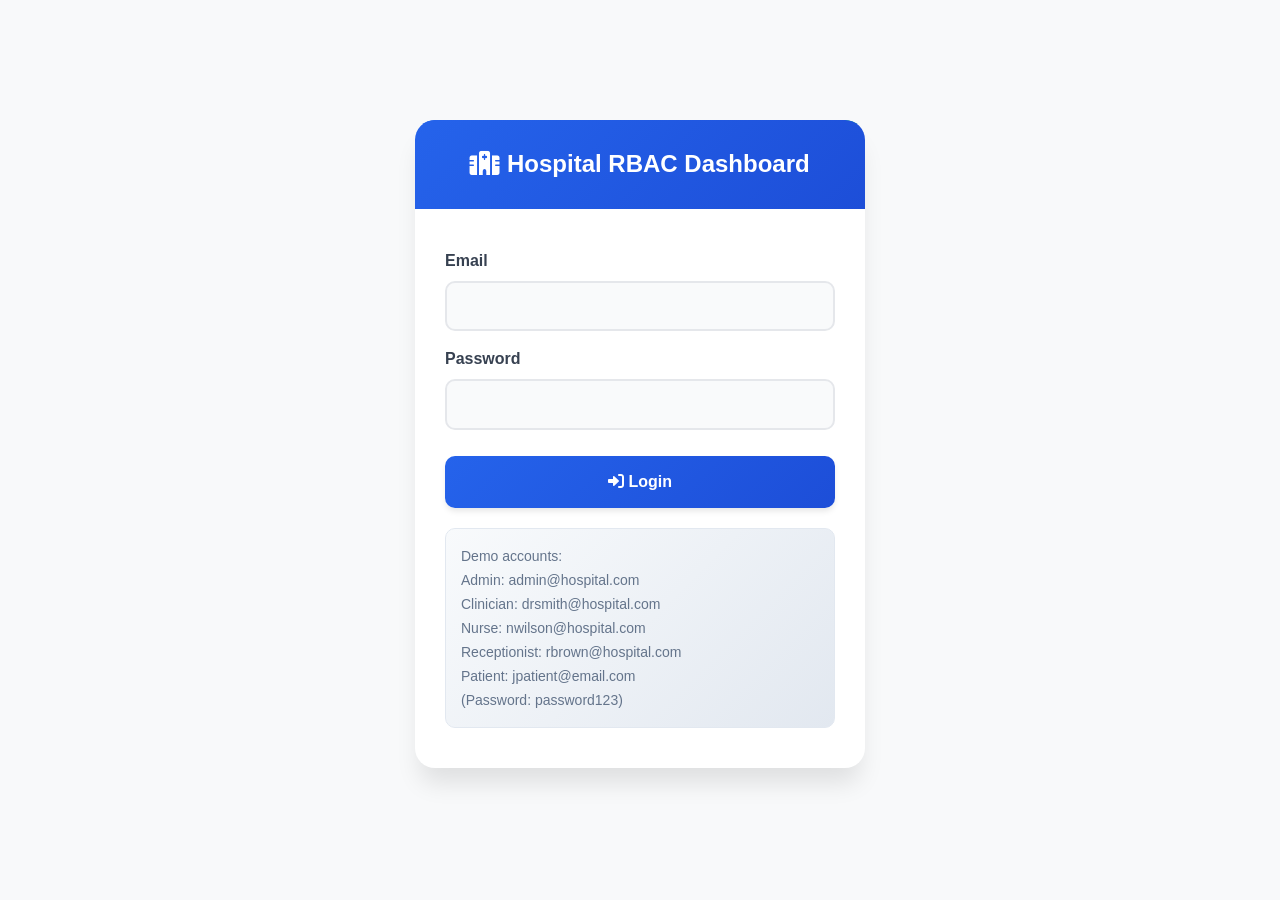
<file: dashboard/index.html>
<!DOCTYPE html>
<html lang="en">
<head>
    <meta charset="UTF-8">
    <meta name="viewport" content="width=device-width, initial-scale=1.0">
    <title>Hospital RBAC Dashboard</title>
    <link href="https://cdn.jsdelivr.net/npm/bootstrap@5.1.3/dist/css/bootstrap.min.css" rel="stylesheet">
    <link href="https://cdnjs.cloudflare.com/ajax/libs/font-awesome/6.0.0/css/all.min.css" rel="stylesheet">
   <style>
        body {
            font-family: -apple-system, BlinkMacSystemFont, 'Segoe UI', Roboto, Arial, sans-serif;
            background-color: #f8f9fa;
            color: #333;
            margin: 0;
            padding: 0;
            line-height: 1.5;
        }

        .sidebar {
            min-height: 100vh;
            background-color: #2d3748;
            padding: 20px;
            border-right: 1px solid #4a5568;
        }
        
        .sidebar .nav-link {
            color: #e2e8f0;
            padding: 10px 15px;
            margin: 5px 0;
            border-radius: 5px;
            transition: background-color 0.2s;
        }
        
        .sidebar .nav-link:hover {
            background-color: #4a5568;
            color: #fff;
        }
        
        .sidebar .nav-link.active {
            background-color: #4a5568;
            color: #fff;
        }
        
        .sidebar .nav-link i {
            margin-right: 10px;
        }

        .main-content {
            padding: 30px;
            background-color: #fff;
            min-height: 100vh;
        }
        
        .page-section { 
            display: none; 
        }
        
        .page-section.active { 
            display: block; 
        }

        .api-test-card {
            margin-bottom: -8px;
            border: 1px solid #dee2e6;
            border-radius: 8px;
        }

        .api-test-card .card-header {
            background-color: #eaebeee1;
            border-bottom: 1px solid #dee2e6;
            font-weight: 600;
        }
        
        .api-test-card .card-header .badge {
            display: none;
        }
        
        .api-test-card .card-body {
            padding: 5px;
        }
        
        .api-test-card .btn {
            background-color: #4a5568;
            border-color: #4a5568;
            color: #fff;
            margin-right: 1px;
            margin-bottom: 1px;
        }
        
        .api-test-card .btn:hover {
            background-color: #4a5568;
            border-color: #4a5568;
        }

        .api-response {
            background-color: #000000;
            border: 1px solid #4a5568;
            border-radius: 3px;
            padding: 15px;
            color: #e2e8f0;
            font-family: 'Courier New', monospace;
            font-size: 14px;
            margin-top: 0px;
        }
        
        .api-response pre {
            margin: 0px !important;
            white-space: pre-wrap;
            word-wrap: break-word;
        }
        
        .api-response .status-header {
            display: flex;
            justify-content: space-between;
            align-items: center;
            margin-bottom: 2px;
            padding-bottom: 2px;
            border-bottom: 0px solid #4d5b75;
            color: #e2e8f0;
            font-weight: 600;
            font-size: 12px;
        }
        
        .api-response .status-badge {
            display: inline-block;
            padding: 4px 8px;
            border-radius: 4px;
            font-weight: 600;
            font-size: 12px;
            margin-bottom: 8px;
        }
        
        .status-200 { background-color: #28a745; color: #fff; }
        .status-401 { background-color: #6c757d; color: #fff; }
        .status-403 { background-color: #c94635; color: #fff; }
        .status-404 { background-color: #6c757d; color: #fff; }
        .status-500 { background-color: #dc3545; color: #fff; }

        .user-info {
            background-color: #f8f9fa;
            border: 1px solid #dee2e6;
            border-radius: 8px;
            padding: 20px;
            margin-bottom: 30px;
        }
        
        .form-switch {
            margin-bottom: 10px;
        }
        
        .table-responsive {
            margin-top: 20px;
        }
        
        .table-responsive thead {
            background-color: #f8f9fa;
        }
        
        .login-container {
            max-width: 450px;
            margin: 120px auto;
        }
        
        .login-card {
            border: none;
            border-radius: 20px;
            box-shadow: 0 20px 25px -5px rgb(0 0 0 / 0.1);
            overflow: hidden;
            background: #ffffff;
            position: relative;
        }
        
        .login-card::before {
            content: '';
            position: absolute;
            top: 0;
            left: 0;
            right: 0;
            height: 4px;
            background: linear-gradient(90deg, #2563eb 0%, #06b6d4 50%, #10b981 100%);
        }
        
        .login-card .card-header {
            background: linear-gradient(135deg, #2563eb 0%, #1d4ed8 100%);
            color: #fff;
            padding: 30px;
            border: none;
            text-align: center;
            position: relative;
        }
        
        .login-card .card-header h4 {
            font-size: 24px;
            font-weight: 700;
            margin: 0;
        }
        
        .login-card .card-body {
            padding: 40px 30px;
        }
        
        .login-card .form-label {
            font-weight: 600;
            color: #374151;
            margin-bottom: 8px;
        }
        
        .login-card .form-control {
            border: 2px solid #e5e7eb;
            border-radius: 10px;
            padding: 12px 16px;
            font-size: 15px;
            transition: all 0.3s ease;
            background-color: #f9fafb;
        }
        
        .login-card .form-control:focus {
            border-color: #2563eb;
            box-shadow: 0 0 0 3px rgba(37, 99, 235, 0.1);
            background-color: #ffffff;
        }
        
        .login-card .btn-primary {
            width: 100%;
            padding: 14px;
            font-size: 16px;
            margin-top: 10px;
            background: linear-gradient(135deg, #2563eb 0%, #1d4ed8 100%);
            border: none;
            border-radius: 10px;
            font-weight: 600;
            transition: all 0.3s ease;
            box-shadow: 0 4px 6px -1px rgb(0 0 0 / 0.1);
        }
        
        .login-card .btn-primary:hover {
            transform: translateY(-2px);
            box-shadow: 0 10px 15px -3px rgb(0 0 0 / 0.1);
            background: linear-gradient(135deg, #1d4ed8 0%, #2563eb 100%);
        }
        
        .login-card .btn-primary:active {
            transform: translateY(0);
        }
        
        .demo-accounts {
            background: linear-gradient(135deg, #f8fafc 0%, #e2e8f0 100%);
            border-radius: 10px;
            padding: 15px;
            margin-top: 20px;
            border: 1px solid #e2e8f0;
        }
        
        .demo-accounts small {
            color: #64748b !important;
            line-height: 1.5;
        }
        
        h2 {
            font-size: 24px;
            font-weight: 600;
            margin-bottom: 20px;
            color: #333;
        }
    </style>
</head>
<body>
    <!-- Login Page -->
    <div id="loginPage" class="page-section active">
        <div class="container">
            <div class="login-container">
                <div class="card login-card">
                    <div class="card-header bg-primary text-white">
                        <h4 class="mb-0"><i class="fas fa-hospital"></i> Hospital RBAC Dashboard</h4>
                    </div>
                    <div class="card-body">
                        <form id="loginForm">
                            <div class="mb-3">
                                <label for="email" class="form-label">Email</label>
                                <input type="email" class="form-control" id="email" required>
                            </div>
                            <div class="mb-3">
                                <label for="password" class="form-label">Password</label>
                                <input type="password" class="form-control" id="password" required>
                            </div>
                            <button type="submit" class="btn btn-primary w-100">
                                <i class="fas fa-sign-in-alt"></i> Login
                            </button>
                        </form>
                        <div class="demo-accounts">
                            <small>
                                Demo accounts:<br>
                                Admin: admin@hospital.com<br>
                                Clinician: drsmith@hospital.com<br>
                                Nurse: nwilson@hospital.com<br>
                                Receptionist: rbrown@hospital.com<br>
                                Patient: jpatient@email.com<br>
                                (Password: password123)
                            </small>
                        </div>
                    </div>
                </div>
            </div>
        </div>
    </div>

    <!-- Dashboard -->
    <div id="dashboardPage" class="page-section">
        <div class="container-fluid">
            <div class="row">
                <!-- Sidebar -->
                <div class="col-md-2 sidebar">
                    <nav class="nav flex-column">
                        <a class="nav-link active" href="#" data-page="api-tester">
                            <i class="fas fa-vial"></i> API Tester
                        </a>
                        <a class="nav-link" href="#" data-page="roles">
                            <i class="fas fa-user-tag"></i> Roles
                        </a>
                        <a class="nav-link" href="#" data-page="permissions">
                            <i class="fas fa-key"></i> Permissions
                        </a>
                        <a class="nav-link" href="#" data-page="groups">
                            <i class="fas fa-users"></i> Groups
                        </a>
                        <a class="nav-link" href="#" data-page="users">
                            <i class="fas fa-user"></i> Users
                        </a>
                    </nav>
                </div>

                <!-- Main Content -->
                <div class="col-md-10 main-content">
                    <!-- User Info -->
                    <div class="user-info" id="userInfo">
                        <div class="d-flex justify-content-between align-items-center">
                            <div>
                                <h5 class="mb-0"><i class="fas fa-user-circle"></i> Current User</h5>
                                <div id="userDetails">Loading...</div>
                            </div>
                            <button class="btn btn-sm btn-outline-secondary" onclick="logout()" title="Logout to test with different user">
                                <i class="fas fa-sign-out-alt"></i> Logout
                            </button>
                        </div>
                    </div>

                    <!-- API Tester Page (Page 1) -->
                   <!-- API Tester Page -->
<div id="api-tester" class="page-section active">
    <h2 class="page-title">Page 1 — API Tester</h2>

    <div class="row g-3">
        <div class="col-md-6">
            <div class="card api-test-card">
                <div class="card-header">
                    Endpoint 1: Public Access
                </div>
                <div class="card-body">
                    <div class="d-flex gap-2 mb-3">
                        <button class="btn btn-endpoint" onclick="callAPI('public')">► Send Request</button>
                        <button class="btn btn-secondary" onclick="callAPIWithoutAuth('public')">► No Token</button>
                    </div>
                    <div id="response-public" class="api-response"></div>
                </div>
            </div>
        </div>

        <div class="col-md-6">
            <div class="card api-test-card">
                <div class="card-header">
                    Endpoint 2: Authenticated User
                </div>
                <div class="card-body">
                    <div class="d-flex gap-2 mb-3">
                        <button class="btn btn-endpoint" onclick="callAPI('user_basic')">► Send Request</button>
                        <button class="btn btn-secondary" onclick="callAPIWithoutAuth('user_basic')">► No Token</button>
                    </div>
                    <div id="response-user_basic" class="api-response"></div>
                </div>
            </div>
        </div>

        <div class="col-md-6">
            <div class="card api-test-card">
                <div class="card-header">
                    Endpoint 3: Admin Only
                </div>
                <div class="card-body">
                    <div class="d-flex gap-2 mb-3">
                        <button class="btn btn-endpoint" onclick="callAPI('admin_only')">► Send Request</button>
                        <button class="btn btn-secondary" onclick="callAPIWithoutAuth('admin_only')">► No Token</button>
                    </div>
                    <div id="response-admin_only" class="api-response"></div>
                </div>
            </div>
        </div>

        <div class="col-md-6">
            <div class="card api-test-card">
                <div class="card-header">
                    Endpoint 4: Clinician Only
                </div>
                <div class="card-body">
                    <div class="d-flex gap-2 mb-3">
                        <button class="btn btn-endpoint" onclick="callAPI('clinician_only')">► Send Request</button>
                        <button class="btn btn-secondary" onclick="callAPIWithoutAuth('clinician_only')">► No Token</button>
                    </div>
                    <div id="response-clinician_only" class="api-response"></div>
                </div>
            </div>
        </div>

        <div class="col-md-6">
            <div class="card api-test-card">
                <div class="card-header">
                    Endpoint 5: Receptionist Only
                </div>
                <div class="card-body">
                    <div class="d-flex gap-2 mb-3">
                        <button class="btn btn-endpoint" onclick="callAPI('receptionist_only')">► Send Request</button>
                        <button class="btn btn-secondary" onclick="callAPIWithoutAuth('receptionist_only')">► No Token</button>
                    </div>
                    <div id="response-receptionist_only" class="api-response"></div>
                </div>
            </div>
        </div>

        <div class="col-md-6">
            <div class="card api-test-card">
                <div class="card-header">
                    Endpoint 6: Nurse Only
                </div>
                <div class="card-body">
                    <div class="d-flex gap-2 mb-3">
                        <button class="btn btn-endpoint" onclick="callAPI('nurse_only')">► Send Request</button>
                        <button class="btn btn-secondary" onclick="callAPIWithoutAuth('nurse_only')">► No Token</button>
                    </div>
                    <div id="response-nurse_only" class="api-response"></div>
                </div>
            </div>
        </div>

        <div class="col-md-6">
            <div class="card api-test-card">
                <div class="card-header">
                    Endpoint 7: Multi-Role Access
                </div>
                <div class="card-body">
                    <div class="d-flex gap-2 mb-3">
                        <button class="btn btn-endpoint" onclick="callAPI('multi_role')">► Send Request</button>
                        <button class="btn btn-secondary" onclick="callAPIWithoutAuth('multi_role')">► No Token</button>
                    </div>
                    <div id="response-multi_role" class="api-response"></div>
                </div>
            </div>
        </div>
    </div>
</div>

                    <!-- Roles Page (Page 2) -->
                    <div id="roles" class="page-section">
                        <h2><i class="fas fa-user-tag"></i> Page 2 — Roles</h2>
                        <p class="text-muted mb-4">Table listing all roles in the system.</p>
                        <div class="table-responsive">
                            <table class="table table-striped table-hover">
                                <thead class="table-dark">
                                    <tr>
                                        <th>ID</th>
                                        <th>Name</th>
                                        <th>Description</th>
                                    </tr>
                                </thead>
                                <tbody id="rolesTableBody">
                                    <tr><td colspan="3" class="text-center">Loading...</td></tr>
                                </tbody>
                            </table>
                        </div>
                    </div>

                    <!-- Permissions Page (Page 3) -->
                    <div id="permissions" class="page-section">
                        <h2><i class="fas fa-key"></i> Page 3 — Permissions</h2>
                        <p class="text-muted mb-4">Table listing all permissions in the system.</p>
                        <div class="table-responsive">
                            <table class="table table-striped table-hover">
                                <thead class="table-dark">
                                    <tr>
                                        <th>ID</th>
                                        <th>Name</th>
                                        <th>Description</th>
                                    </tr>
                                </thead>
                                <tbody id="permissionsTableBody">
                                    <tr><td colspan="3" class="text-center">Loading...</td></tr>
                                </tbody>
                            </table>
                        </div>
                    </div>

                    <!-- Groups Page (Page 4) -->
                    <div id="groups" class="page-section">
                        <h2><i class="fas fa-users"></i> Page 4 — Groups</h2>
                        <p class="text-muted mb-4">List of groups. Each group can be assigned multiple permissions. Groups act as a permission bundle.</p>
                        <div id="groupsList">
                            <div class="text-center">Loading...</div>
                        </div>
                    </div>

                    <!-- Users Page (Page 5) -->
                    <div id="users" class="page-section">
                        <h2><i class="fas fa-user"></i> Page 5 — Users</h2>
                        <p class="text-muted mb-4">List of users. Click on a user to edit their roles, permissions, and groups.</p>
                        <div class="table-responsive">
                            <table class="table table-striped table-hover">
                                <thead class="table-dark">
                                    <tr>
                                        <th>ID</th>
                                        <th>Name</th>
                                        <th>Email</th>
                                        <th>Primary Role</th>
                                        <th>Actions</th>
                                    </tr>
                                </thead>
                                <tbody id="usersTableBody">
                                    <tr><td colspan="5" class="text-center">Loading...</td></tr>
                                </tbody>
                            </table>
                        </div>
                    </div>
                </div>
            </div>
        </div>
    </div>

    <!-- User Edit Modal -->
    <div class="modal fade" id="userEditModal" tabindex="-1">
        <div class="modal-dialog modal-lg">
            <div class="modal-content">
                <div class="modal-header">
                    <h5 class="modal-title">Edit User Permissions</h5>
                    <button type="button" class="btn-close" data-bs-dismiss="modal"></button>
                </div>
                <div class="modal-body">
                    <div id="userEditContent">Loading...</div>
                </div>
                <div class="modal-footer">
                    <small class="text-muted me-auto">Changes are saved automatically when toggles are switched.</small>
                    <button type="button" class="btn btn-secondary" data-bs-dismiss="modal">Close</button>
                </div>
            </div>
        </div>
    </div>

    <script src="https://code.jquery.com/jquery-3.6.0.min.js"></script>
    <script src="https://cdn.jsdelivr.net/npm/bootstrap@5.1.3/dist/js/bootstrap.bundle.min.js"></script>
    <script src="dashboard.js"></script>
</body>
</html>
</file>
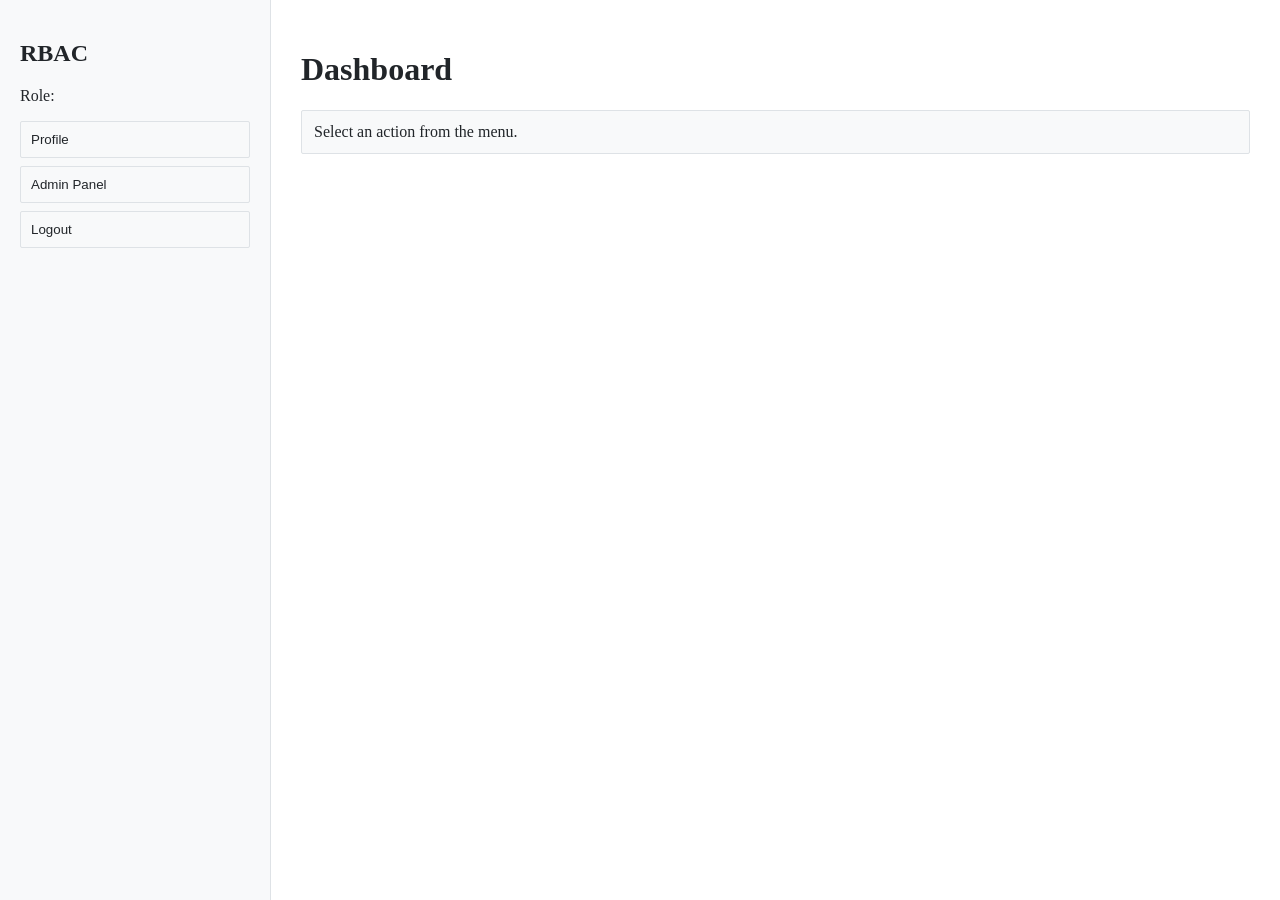
<file: dashboard/dashboard.html>
<!DOCTYPE html>
<html lang="en">
<head>
    <meta charset="UTF-8">
    <title>Dashboard - RBAC</title>
    <link rel="stylesheet" href="style.css">
</head>
<body>

<div class="layout">

    <aside class="sidebar">
        <h2>RBAC</h2>
        <p class="role">
            Role: <span id="currentRole"></span>
        </p>

        <button onclick="viewProfile()">Profile</button>
        <button onclick="adminPanel()">Admin Panel</button>
        <button onclick="logout()">Logout</button>
    </aside>

    <main class="content">
        <h1>Dashboard</h1>

        <div id="messageBox" class="info-box">
            Select an action from the menu.
        </div>
    </main>

</div>

<script src="dashboard.js"></script>
</body>
</html>
</file>
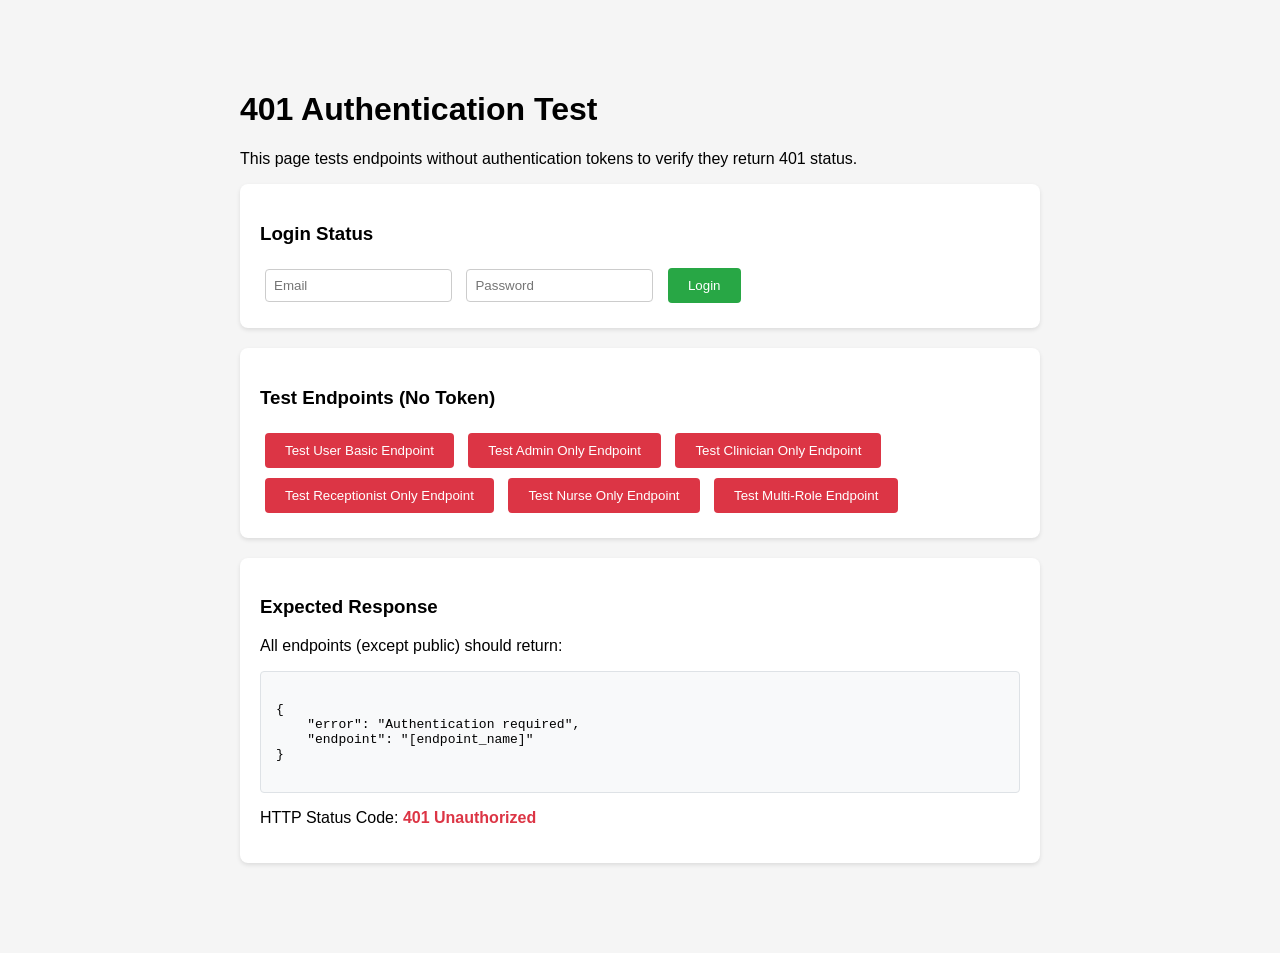
<file: dashboard/test_401.html>
<!DOCTYPE html>
<html lang="en">
<head>
    <meta charset="UTF-8">
    <meta name="viewport" content="width=device-width, initial-scale=1.0">
    <title>401 Authentication Test</title>
    <style>
        body {
            font-family: Arial, sans-serif;
            max-width: 800px;
            margin: 50px auto;
            padding: 20px;
            background-color: #f5f5f5;
        }
        .test-card {
            background: white;
            padding: 20px;
            border-radius: 8px;
            box-shadow: 0 2px 4px rgba(0,0,0,0.1);
            margin-bottom: 20px;
        }
        .btn {
            background: #dc3545;
            color: white;
            border: none;
            padding: 10px 20px;
            border-radius: 4px;
            cursor: pointer;
            margin: 5px;
        }
        .btn:hover {
            background: #c82333;
        }
        .response {
            background: #f8f9fa;
            border: 1px solid #dee2e6;
            border-radius: 4px;
            padding: 15px;
            margin-top: 10px;
            font-family: monospace;
            white-space: pre-wrap;
        }
        .status-401 {
            color: #dc3545;
            font-weight: bold;
        }
    </style>
</head>
<body>
    <h1>401 Authentication Test</h1>
    <p>This page tests endpoints without authentication tokens to verify they return 401 status.</p>

    <!-- Login Section -->
    <div class="test-card">
        <h3>Login Status</h3>
        <div id="loginSection">
            <div id="loginForm">
                <input type="email" id="loginEmail" placeholder="Email" style="margin: 5px; padding: 8px; border: 1px solid #ccc; border-radius: 4px;">
                <input type="password" id="loginPassword" placeholder="Password" style="margin: 5px; padding: 8px; border: 1px solid #ccc; border-radius: 4px;">
                <button class="btn" onclick="login()" style="background: #28a745;">Login</button>
            </div>
            <div id="userInfo" style="display: none;">
                <span id="userDisplay"></span>
                <button class="btn" onclick="logout()" style="background: #ffc107; color: #000;">Logout</button>
            </div>
        </div>
        <div id="loginStatus" class="response" style="display:none; margin-top: 10px;"></div>
    </div>

    <div class="test-card">
        <h3>Test Endpoints (No Token)</h3>
        <button class="btn" onclick="testEndpoint('user_basic')">Test User Basic Endpoint</button>
        <button class="btn" onclick="testEndpoint('admin_only')">Test Admin Only Endpoint</button>
        <button class="btn" onclick="testEndpoint('clinician_only')">Test Clinician Only Endpoint</button>
        <button class="btn" onclick="testEndpoint('receptionist_only')">Test Receptionist Only Endpoint</button>
        <button class="btn" onclick="testEndpoint('nurse_only')">Test Nurse Only Endpoint</button>
        <button class="btn" onclick="testEndpoint('multi_role')">Test Multi-Role Endpoint</button>
        
        <div id="response" class="response" style="display:none;"></div>
    </div>

    <div class="test-card">
        <h3>Expected Response</h3>
        <p>All endpoints (except public) should return:</p>
        <div class="response">
{
    "error": "Authentication required",
    "endpoint": "[endpoint_name]"
}
        </div>
        <p>HTTP Status Code: <span class="status-401">401 Unauthorized</span></p>
    </div>

    <script>
        let authToken = null;
        let currentUser = null;

        // Check login status on page load
        window.onload = function() {
            checkLoginStatus();
        };

        async function login() {
            const email = document.getElementById('loginEmail').value;
            const password = document.getElementById('loginPassword').value;
            const statusDiv = document.getElementById('loginStatus');
            
            if (!email || !password) {
                statusDiv.style.display = 'block';
                statusDiv.innerHTML = 'Please enter email and password';
                return;
            }

            try {
                const response = await fetch('../api/login.php', {
                    method: 'POST',
                    headers: {
                        'Content-Type': 'application/json'
                    },
                    body: JSON.stringify({ email, password })
                });

                const data = await response.json();
                statusDiv.style.display = 'block';

                if (response.ok && data.token) {
                    authToken = data.token;
                    currentUser = data.user;
                    localStorage.setItem('authToken', authToken);
                    localStorage.setItem('currentUser', JSON.stringify(currentUser));
                    
                    statusDiv.innerHTML = `
Status: ${response.status} ${response.statusText}
<span style="color: #28a745;">✓ Login successful!</span>

Response:
${JSON.stringify(data, null, 2)}
                    `;
                    
                    updateLoginUI();
                } else {
                    statusDiv.innerHTML = `
Status: ${response.status} ${response.statusText}
<span style="color: #dc3545;">✗ Login failed</span>

Response:
${JSON.stringify(data, null, 2)}
                    `;
                }
            } catch (error) {
                statusDiv.style.display = 'block';
                statusDiv.innerHTML = `Error: ${error.message}`;
            }
        }

        function logout() {
            authToken = null;
            currentUser = null;
            localStorage.removeItem('authToken');
            localStorage.removeItem('currentUser');
            updateLoginUI();
            document.getElementById('loginStatus').style.display = 'none';
        }

        function checkLoginStatus() {
            authToken = localStorage.getItem('authToken');
            const userStr = localStorage.getItem('currentUser');
            currentUser = userStr ? JSON.parse(userStr) : null;
            updateLoginUI();
        }

        function updateLoginUI() {
            const loginForm = document.getElementById('loginForm');
            const userInfo = document.getElementById('userInfo');
            const userDisplay = document.getElementById('userDisplay');

            if (authToken && currentUser) {
                loginForm.style.display = 'none';
                userInfo.style.display = 'block';
                userDisplay.textContent = `Logged in as: ${currentUser.name} (${currentUser.role_name})`;
            } else {
                loginForm.style.display = 'block';
                userInfo.style.display = 'none';
            }
        }

        async function testEndpoint(endpoint) {
            const responseDiv = document.getElementById('response');
            responseDiv.style.display = 'block';
            responseDiv.innerHTML = 'Testing...';

            const headers = {
                'Content-Type': 'application/json'
            };

            // Add auth token if logged in
            if (authToken) {
                headers['Authorization'] = `Bearer ${authToken}`;
            }

            try {
                const response = await fetch(`../api/demo_endpoints.php?endpoint=${endpoint}`, {
                    method: 'GET',
                    headers: headers
                });

                const responseText = await response.text();
                
                const statusClass = response.status === 401 ? 'status-401' : 
                                  response.status === 200 ? 'style="color: #28a745;"' : 
                                  'style="color: #ffc107;"';
                
                responseDiv.innerHTML = `
Status: ${response.status} ${response.statusText}
${response.status === 401 ? '<span class="status-401">✓ Correctly returned 401 (No Auth)</span>' : 
  response.status === 200 ? '<span style="color: #28a745;">✓ Success (With Auth)</span>' : 
  '<span style="color: #ffc107;">⚠ Unexpected status</span>'}

Auth Token: ${authToken ? 'Present' : 'None'}

Response Headers:
${Array.from(response.headers.entries()).map(([key, value]) => `${key}: ${value}`).join('\n')}

Response Body:
${responseText}
                `;
            } catch (error) {
                responseDiv.innerHTML = `Error: ${error.message}`;
            }
        }

        // Add demo credentials helper
        function fillDemoCredentials(type) {
            const credentials = {
                admin: { email: 'admin@hospital.com', password: 'password123' },
                clinician: { email: 'drsmith@hospital.com', password: 'password123' },
                nurse: { email: 'nwilson@hospital.com', password: 'password123' },
                receptionist: { email: 'rbrown@hospital.com', password: 'password123' },
                patient: { email: 'jpatient@email.com', password: 'password123' }
            };
            
            const cred = credentials[type];
            if (cred) {
                document.getElementById('loginEmail').value = cred.email;
                document.getElementById('loginPassword').value = cred.password;
            }
        }
    </script>
</body>
</html>
</file>
<file: dashboard/style.css>
body {
    margin: 0;
    font-family: Georgia, "Times New Roman", Times, serif;
    background: #ffffff;
    color: #212529;
}

/* LOGIN */
.login-wrapper {
    width: 360px;
    margin: 120px auto;
    background: #ffffff;
    padding: 30px;
    border-radius: 2px;
    border: 1px solid #dee2e6;
}

.login-wrapper h2 {
    text-align: center;
    margin-bottom: 5px;
}

.subtitle {
    text-align: center;
    font-size: 13px;
    color: #6c757d;
    margin-bottom: 20px;
}

.login-wrapper label {
    font-size: 14px;
}

.login-wrapper input {
    width: 100%;
    padding: 10px;
    margin-bottom: 15px;
    border: 1px solid #ced4da;
    border-radius: 2px;
}

.btn-login {
    width: 100%;
    padding: 10px;
    background: #6c757d; /* gris neutre */
    color: #ffffff;
    border: 1px solid #6c757d;
    border-radius: 2px;
}

.btn-login:hover {
    background: #5c636a;
    border-color: #5c636a;
}

.demo {
    margin-top: 20px;
    font-size: 12px;
    color: #6b7280;
}

/* LAYOUT */
.layout {
    display: flex;
    height: 100vh;
}

.sidebar {
    width: 230px;
    background: #f8f9fa; /* clair */
    color: #212529;
    padding: 20px;
    border-right: 1px solid #dee2e6;
}

.sidebar h4 {
    margin-bottom: 15px;
    font-family: Georgia, "Times New Roman", Times, serif;
}

.sidebar button {
    width: 100%;
    padding: 10px;
    margin-bottom: 8px;
    background: transparent;
    border: 1px solid #dee2e6;
    color: #212529;
    text-align: left;
    border-radius: 2px;
}

.sidebar button:hover {
    background: #e9ecef;
}

.sidebar .logout {
    margin-top: 20px;
    background: transparent;
}

/* CONTENT */
.content {
    flex: 1;
    padding: 30px;
    background: #ffffff;
}

/* INFO */
.info-box {
    background: #f8f9fa;
    padding: 12px;
    border: 1px solid #dee2e6;
    border-radius: 2px;
    margin-bottom: 20px;
}

/* API */
.api-grid {
    display: grid;
    grid-template-columns: repeat(auto-fit, minmax(260px, 1fr));
    gap: 15px;
}

.api-box {
    border: 1px solid #dee2e6;
    padding: 15px;
    border-radius: 2px;
}

.api-box h4 {
    font-size: 15px;
}

.api-box button {
    padding: 6px 10px;
    background: #6c757d; /* gris neutre */
    color: #ffffff;
    border: 1px solid #6c757d;
    border-radius: 2px;
}

.api-response {
    margin-top: 10px;
    background: #f8f9fa;
    color: #212529;
    padding: 10px;
    font-family: ui-monospace, SFMono-Regular, Menlo, Monaco, Consolas, "Courier New", monospace;
    font-size: 14px;
    border: 1px solid #dee2e6;
    border-radius: 2px;
}

/* TABLES */
table {
    width: 100%;
    border-collapse: collapse;
}

th, td {
    border: 1px solid #dee2e6;
    padding: 8px;
}

th {
    background: #f8f9fa;
}
</file>
